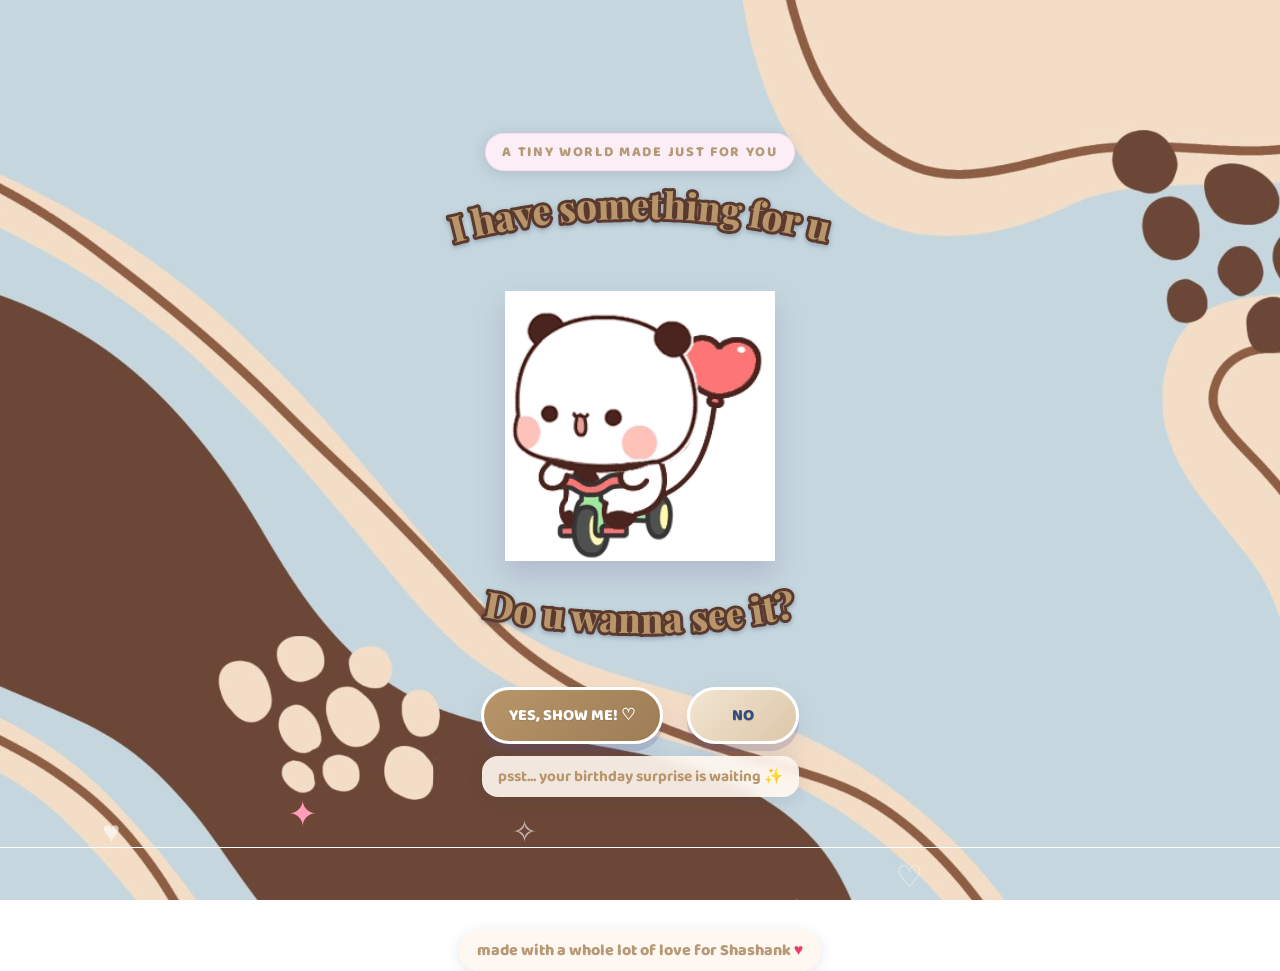
<file: index.html>
<!doctype html><html lang="en"><head><meta charset="UTF-8"><meta name="viewport" content="width=device-width,initial-scale=1"><meta name="theme-color" content="#bceaff"><title>A little surprise for Shashank ♡</title><link rel="stylesheet" href="style.css?v=20261118-tan-note-cute-sunoo-font"><script src="script.js?v=20261117-clean-controls" defer></script></head><body class="first-page">
<div class="confetti-bg" aria-hidden="true"><i>♥</i><i>✦</i><i>♡</i><i>✿</i><i>♥</i><i>✧</i></div><main><section class="page-card landing">
<p class="eyebrow">a tiny world made just for you</p>
<svg class="arc-heading arc-top" viewBox="0 0 760 130" role="img" aria-label="I have something for u"><defs><path id="arc-top-index" d="M 35 112 Q 380 -28 725 112"/></defs><text><textPath href="#arc-top-index" startOffset="50%" text-anchor="middle">I have something for u</textPath></text></svg>
<div class="rotating-bear" aria-label="Bubu and Dudu"><img class="is-visible" src="assets/opening-page-bubu-1.gif" alt="Bubu and Dudu"><img src="assets/opening-page-bubu-2.gif" alt="" aria-hidden="true"></div>
<svg class="arc-heading arc-bottom" viewBox="0 0 760 130" role="img" aria-label="Do u wanna see it?"><defs><path id="arc-bottom-index" d="M 35 12 Q 380 145 725 12"/></defs><text><textPath href="#arc-bottom-index" startOffset="50%" text-anchor="middle">Do u wanna see it?</textPath></text></svg>
<div class="button-row"><a class="bubble-button hot" href="excited.html">YES, SHOW ME! ♡</a><a class="bubble-button cool" href="no.html">NO</a></div>
<p class="micro">psst... your birthday surprise is waiting ✨</p>
</section><footer>made with a whole lot of love for Shashank <span>♥</span></footer></main></body></html>
</file>
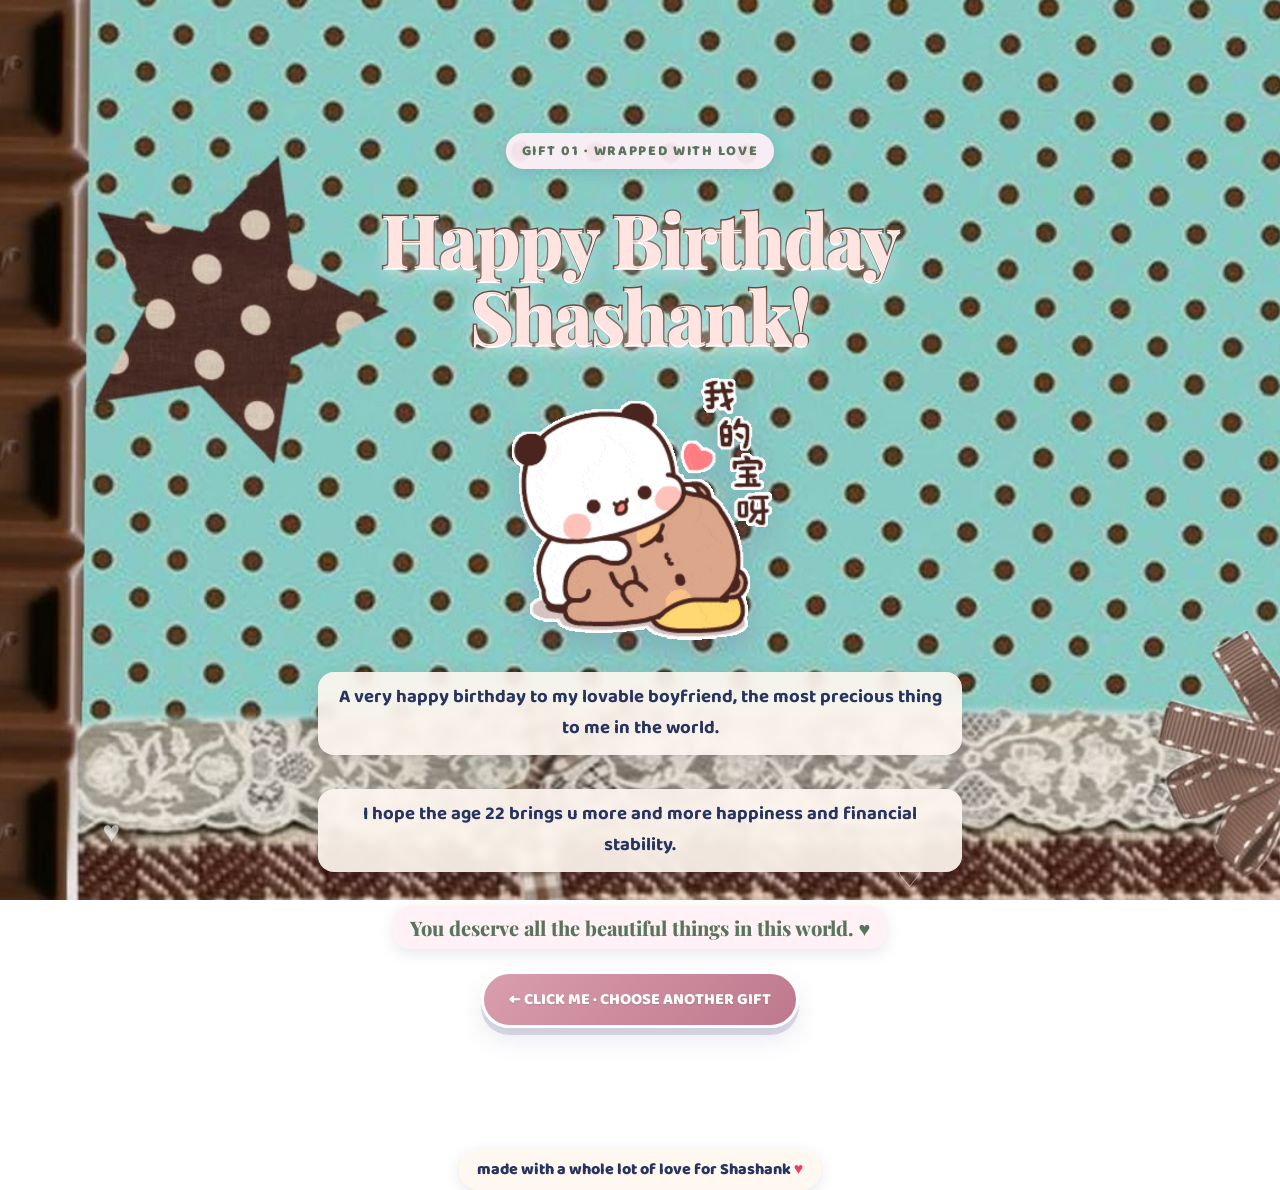
<file: birthday.html>
<!doctype html><html lang="en"><head><meta charset="UTF-8"><meta name="viewport" content="width=device-width,initial-scale=1"><meta name="theme-color" content="#bceaff"><title>Happy Birthday Shashank!</title><link rel="stylesheet" href="style.css?v=20261118-coordinated-buttons-birthday"><script src="script.js?v=20261117-clean-controls" defer></script></head><body class="first-gift-bg">
<div class="confetti-bg" aria-hidden="true"><i>♥</i><i>✦</i><i>♡</i><i>✿</i><i>♥</i><i>✧</i></div><main><section class="page-card gift-page pink-card"><p class="eyebrow">gift 01 · wrapped with love</p><h1 class="birthday-title">Happy Birthday<br>Shashank!</h1><div class="rotating-bear" aria-label="Bubu and Dudu birthday celebration"><img class="is-visible" src="assets/birthday-page-bubu-dudu-1.gif" alt="Bubu and Dudu birthday celebration"><img src="assets/birthday-page-bubu-dudu-2.gif" alt="" aria-hidden="true"></div><p class="message">A very happy birthday to my lovable boyfriend, the most precious thing to me in the world.</p><p class="message">I hope the age 22 brings u more and more happiness and financial stability.</p><p class="signature">You deserve all the beautiful things in this world. ♥</p><a class="bubble-button hot" href="gifts.html">← CLICK ME · CHOOSE ANOTHER GIFT</a></section><footer>made with a whole lot of love for Shashank <span>♥</span></footer></main></body></html>
</file>
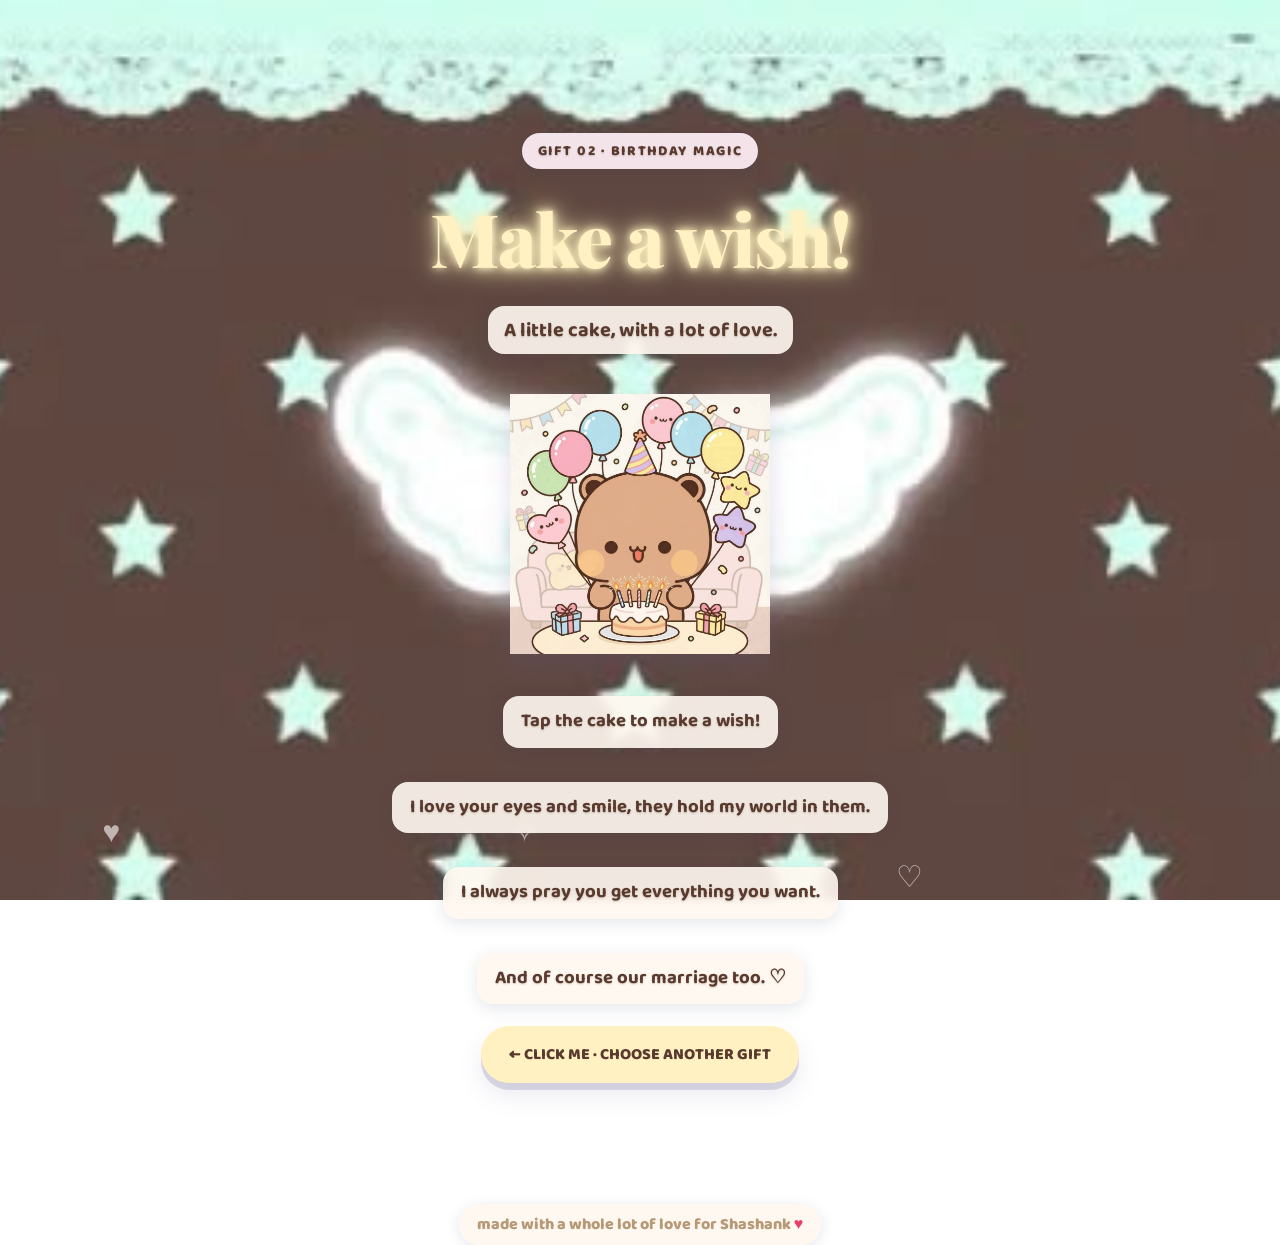
<file: cake.html>
<!doctype html><html lang="en"><head><meta charset="UTF-8"><meta name="viewport" content="width=device-width,initial-scale=1"><meta name="theme-color" content="#bceaff"><title>Make a wish, birthday boy!</title><link rel="stylesheet" href="style.css?v=20261118-make-a-wish-mobile-background-visible"><script src="script.js" defer></script><style>.cake-gif-stage{width:min(290px,76vw);height:260px;margin:18px auto 20px;display:flex;align-items:center;justify-content:center;cursor:pointer}.cake-gif-stage img{display:block;width:100%;height:100%;object-fit:contain;filter:drop-shadow(0 12px 12px #62548b30);animation:heroBearFloat 3s ease-in-out infinite}@media(max-width:520px){.cake-gif-stage{height:225px}}</style></head><body class="second-gift-bg">
<div class="confetti-bg" aria-hidden="true"><i>♥</i><i>✦</i><i>♡</i><i>✿</i><i>♥</i><i>✧</i></div><main><section class="page-card gift-page cake-card"><p class="eyebrow">gift 02 · birthday magic</p><h1>Make a wish!</h1><p class="subtitle">A little cake, with a lot of love.</p><div class="big-cake cake-gif-stage rotating-bear" id="bigCake" role="button" tabindex="0" aria-label="Tap the birthday cake to make a wish"><img class="is-visible" src="assets/cake-page-birthday-bubu-1.jpg" alt="Bubu and Dudu birthday cake"><img src="assets/cake-page-birthday-bubu-2.jpg" alt="" aria-hidden="true"></div><p id="cakeMessage" class="message">Tap the cake to make a wish!</p><p class="message">I love your eyes and smile, they hold my world in them.</p><p class="message">I always pray you get everything you want.</p><p class="message">And of course our marriage too. ♡</p><a class="bubble-button hot" href="gifts.html">← CLICK ME · CHOOSE ANOTHER GIFT</a></section><footer>made with a whole lot of love for Shashank <span>♥</span></footer></main></body></html>
</file>
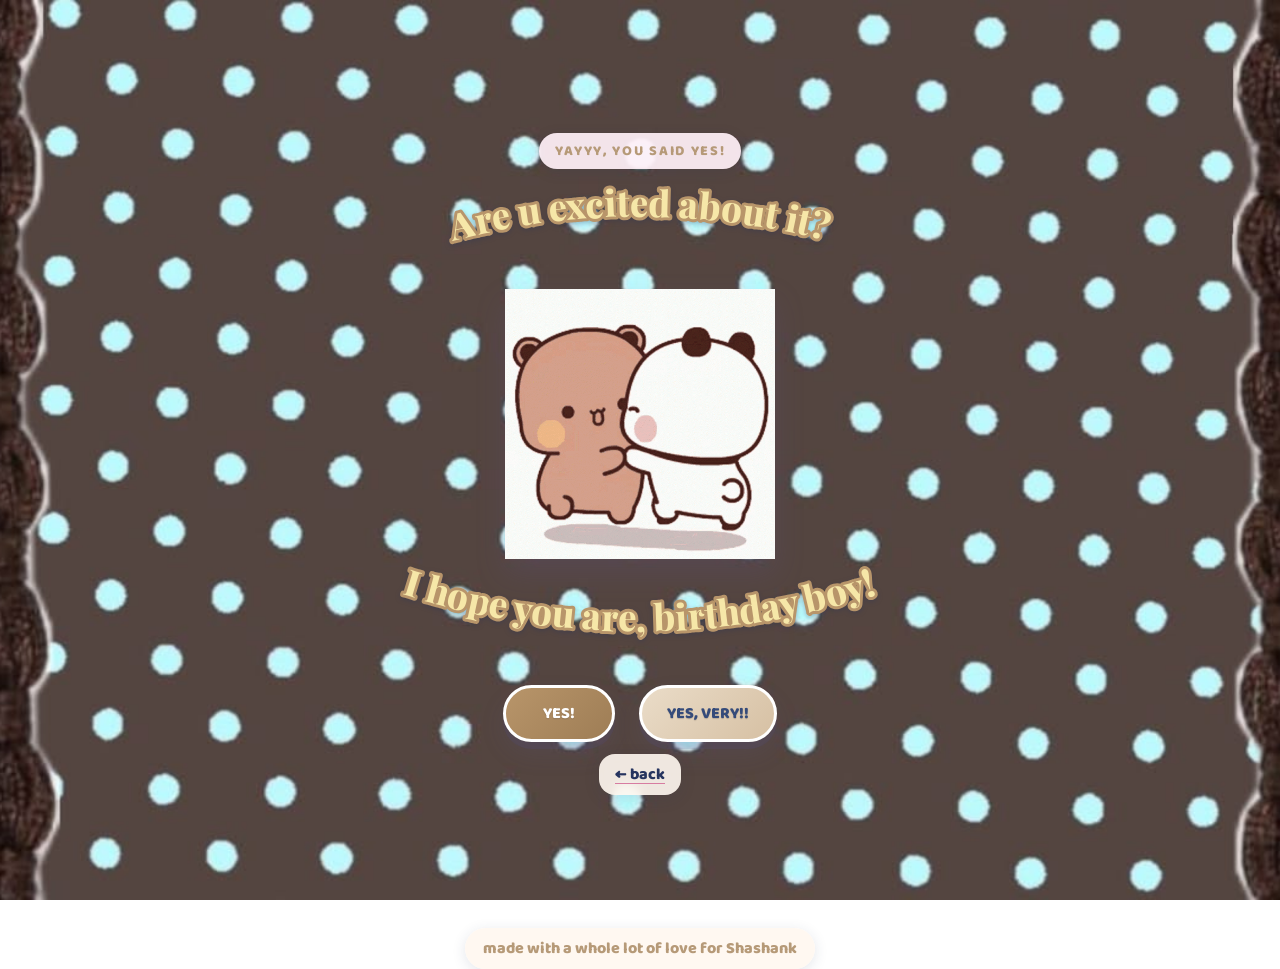
<file: excited.html>
<!doctype html><html lang="en"><head><meta charset="UTF-8"><meta name="viewport" content="width=device-width,initial-scale=1"><meta name="theme-color" content="#bceaff"><title>Are you excited? </title><link rel="stylesheet" href="style.css?v=20261118-coordinated-buttons-yes"><script src="script.js?v=20261117-clean-controls" defer></script></head><body class="yes-page-bg">
<div class="confetti-bg" aria-hidden="true"><i></i><i></i><i></i><i></i><i></i><i></i></div><main><section class="page-card excited-page">
<p class="eyebrow">yayyy, you said yes!</p>
<svg class="arc-heading arc-top" viewBox="0 0 760 130" role="img" aria-label="Are u excited about it?"><defs><path id="arc-top-excited" d="M 35 112 Q 380 -28 725 112"/></defs><text><textPath href="#arc-top-excited" startOffset="50%" text-anchor="middle">Are u excited about it?</textPath></text></svg>
<div class="rotating-bear" aria-label="Bubu and Dudu celebrating"><img class="is-visible" src="assets/excited-page-bubu-dudu-1.gif" alt="Bubu and Dudu celebrating"><img src="assets/excited-page-bubu-dudu-2.gif" alt="" aria-hidden="true"></div>
<svg class="arc-heading arc-bottom" viewBox="0 0 760 130" role="img" aria-label="I hope you are, birthday boy!"><defs><path id="arc-bottom-excited" d="M 35 12 Q 380 145 725 12"/></defs><text><textPath href="#arc-bottom-excited" startOffset="50%" text-anchor="middle">I hope you are, birthday boy!</textPath></text></svg>
<div class="button-row"><a class="bubble-button hot" href="gifts.html">YES!</a><a class="bubble-button cool" href="gifts.html">YES, VERY!!</a></div>
<a class="back-link" href="index.html">← back</a>
</section><footer>made with a whole lot of love for Shashank <span></span></footer></main></body></html>
</file>
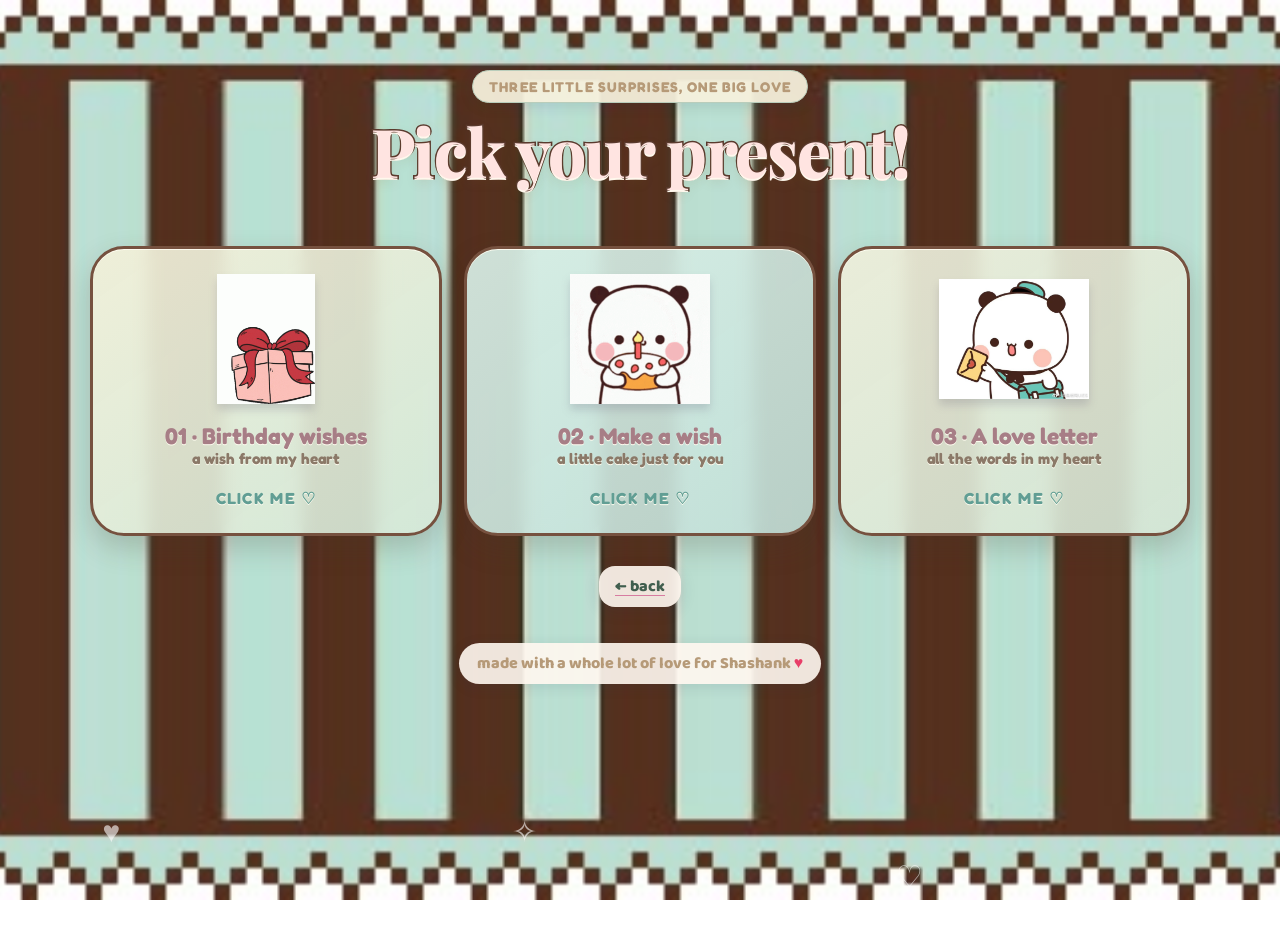
<file: gifts.html>
<!doctype html><html lang="en"><head><meta charset="UTF-8"><meta name="viewport" content="width=device-width,initial-scale=1"><meta name="theme-color" content="#bceaff"><title>Choose your birthday gift ♡</title><link rel="stylesheet" href="style.css?v=20261118-pick-present-subtitle-removed"><script src="script.js?v=20261117-clean-controls" defer></script><style>.present-gift-image{display:block;width:clamp(105px,14vw,150px);height:clamp(95px,12vw,130px);object-fit:contain;margin:0 auto 8px;filter:drop-shadow(0 6px 4px #554c6a33);animation:bob 2s infinite}@media(max-width:760px){.present-gift-image{width:125px;height:105px}}</style></head><body class="pick-gift-bg">
<div class="confetti-bg" aria-hidden="true"><i>♥</i><i>✦</i><i>♡</i><i>✿</i><i>♥</i><i>✧</i></div><main><section class="wide-page"><header class="page-heading"><p class="eyebrow">three little surprises, one big love</p><h1>Pick your present!</h1></header><div class="present-grid"><a class="present-card gift-one" href="birthday.html"><img class="present-gift-image" src="assets/gift-page-bubu.gif" alt="Bubu gift illustration"><b>01 · Birthday wishes</b><small>a wish from my heart</small><strong>CLICK ME ♡</strong></a><a class="present-card gift-two" href="cake.html"><img class="present-gift-image" src="assets/cake-page-birthday-bubu.gif" alt="Bubu birthday cake illustration"><b>02 · Make a wish</b><small>a little cake just for you</small><strong>CLICK ME ♡</strong></a><a class="present-card gift-three" href="letter.html"><img class="present-gift-image" src="assets/letter-gift-click-bubu.jpg" alt="Bubu love letter illustration"><b>03 · A love letter</b><small>all the words in my heart</small><strong>CLICK ME ♡</strong></a></div><div class="bottom-mascot"></div><a class="back-link" href="excited.html">← back</a></section><footer>made with a whole lot of love for Shashank <span>♥</span></footer></main></body></html>
</file>
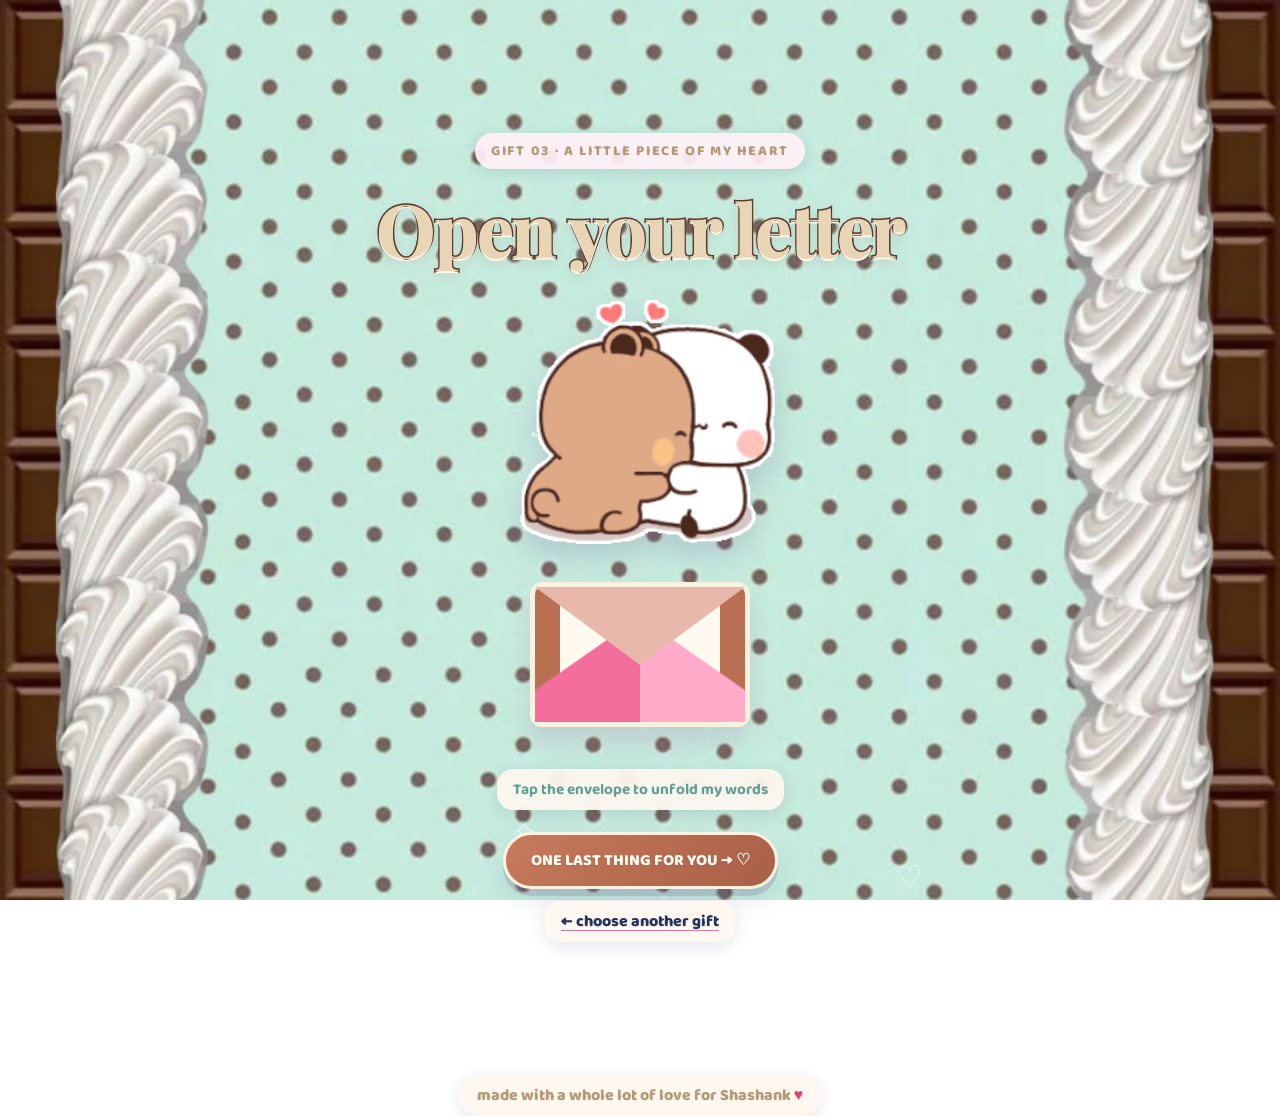
<file: letter.html>
<!doctype html><html lang="en"><head><meta charset="UTF-8"><meta name="viewport" content="width=device-width,initial-scale=1"><meta name="theme-color" content="#bceaff"><title>A letter from my heart ♡</title><link rel="stylesheet" href="style.css?v=20261118-coordinated-buttons-letter"><script src="script.js?v=20261117-clean-controls" defer></script></head><body class="third-gift-bg">
<div class="confetti-bg" aria-hidden="true"><i>♥</i><i>✦</i><i>♡</i><i>✿</i><i>♥</i><i>✧</i></div><main><section class="page-card letter-card"><p class="eyebrow">gift 03 · a little piece of my heart</p><h1>Open your letter</h1><div class="rotating-bear" aria-label="Bubu and Dudu"><img class="is-visible" src="assets/letter-page-bubu-dudu.gif" alt="Bubu and Dudu"><img src="assets/letter-page-bubu-dudu-1.gif" alt="" aria-hidden="true"></div><div class="big-envelope" id="bigEnvelope" role="button" tabindex="0" aria-label="Tap to open your letter"><div class="letter-sheet">♥</div><div class="env-flap"></div><div class="env-front"></div></div><p class="micro" id="letterHint">Tap the envelope to unfold my words</p><article class="letter-text" id="letterText"><h2>Dear Shashank,</h2><p>I'm very grateful to have you in my life. You're always there for me to sail me through all difficulties in my life.</p><p>To have such a mature and loyal boyfriend is rare, and I have this rare privilege, which feels great.</p><p>Things I love about you is you are VERYYYY sweet and respectful. You are never dismissive of me. Always ready to make me feel seen and cared about. And always initiate to not make me feel alone.</p><p>I love you from head to toe.</p><p>I feel a very deep twin flame and soulmate connection with you.</p><p>One thing I never told you is that, suppose I imagine something in my mind that I expect you to do for me, and I don't know how but magically you get to know about it and from the next day you start doing that for me.</p><p>I feel I have high telepathy with you, which means high understanding of each other and what we both want from each other.</p><p>You are the perfect man for me.</p><p class="signature">Forever your girl, with all my love. ♥</p></article><div class="button-row"><a class="bubble-button hot" href="sunoo.html">ONE LAST THING FOR YOU → ♡</a></div><a class="back-link" href="gifts.html">← choose another gift</a></section><footer>made with a whole lot of love for Shashank <span>♥</span></footer></main></body></html>
</file>
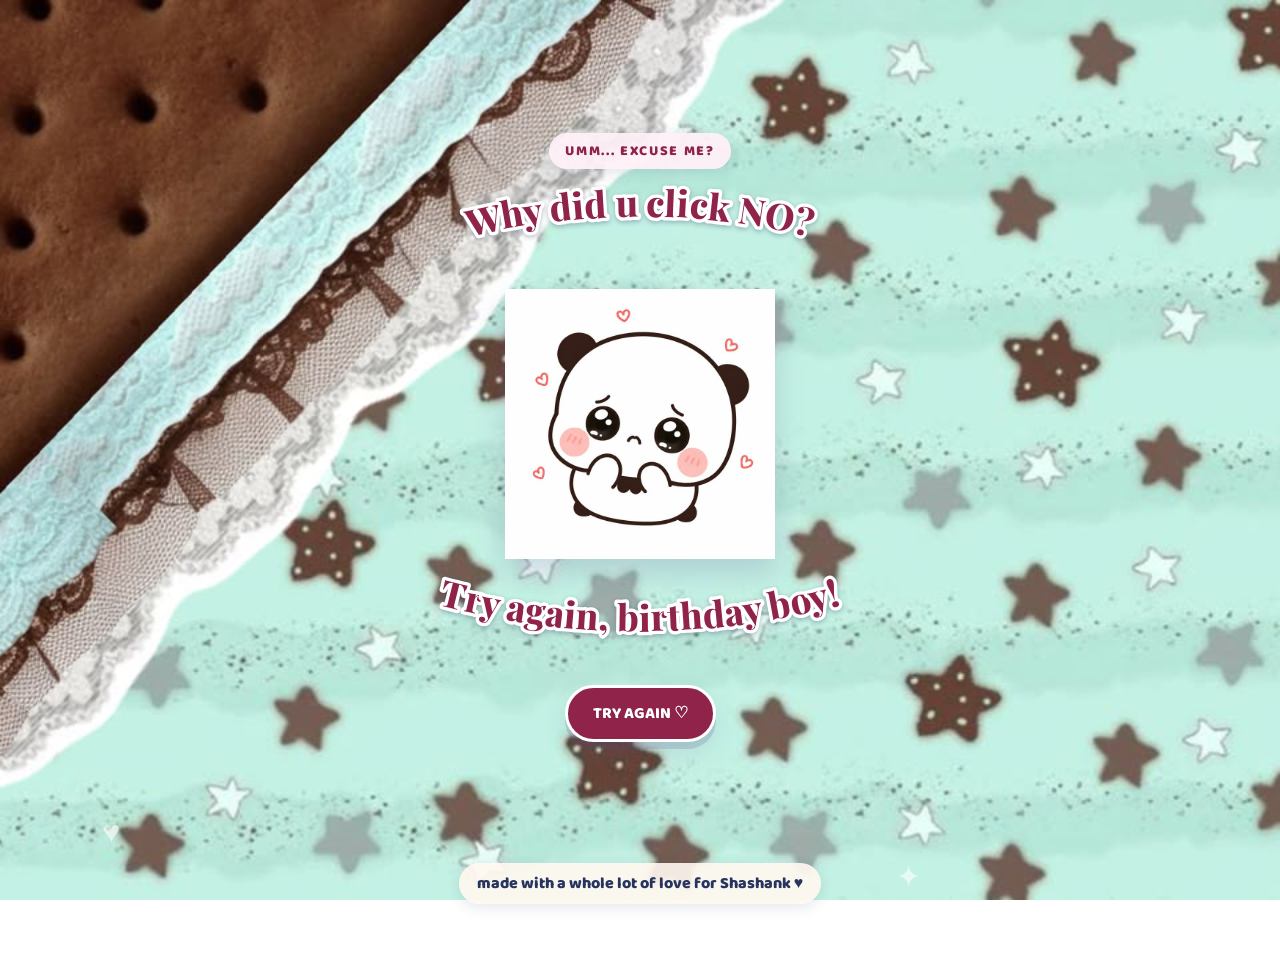
<file: no.html>
<!doctype html><html lang="en"><head><meta charset="UTF-8"><meta name="viewport" content="width=device-width,initial-scale=1"><title>Excuse me?! ♡</title><link rel="stylesheet" href="style.css?v=20261118-no-page-burgundy"><script src="script.js?v=20261117-clean-controls" defer></script></head><body class="no-page-bg">
<div class="confetti-bg"><i>♥</i><i>♡</i><i>✦</i></div><main><section class="page-card no-page">
<p class="eyebrow">umm... excuse me?</p>
<svg class="arc-heading arc-top" viewBox="0 0 760 130" role="img" aria-label="Why did u click NO?"><defs><path id="arc-top-no" d="M 35 112 Q 380 -28 725 112"/></defs><text><textPath href="#arc-top-no" startOffset="50%" text-anchor="middle">Why did u click NO?</textPath></text></svg>
<div class="rotating-bear" aria-label="Bubu with pleading eyes"><img class="is-visible" src="assets/no-page-pleading-bubu.jpg" alt="Bubu with pleading eyes"><img src="assets/no-page-bubu-2.gif" alt="" aria-hidden="true"></div>
<svg class="arc-heading arc-bottom" viewBox="0 0 760 130" role="img" aria-label="Try again, birthday boy!"><defs><path id="arc-bottom-no" d="M 35 12 Q 380 145 725 12"/></defs><text><textPath href="#arc-bottom-no" startOffset="50%" text-anchor="middle">Try again, birthday boy!</textPath></text></svg>
<div class="button-row"><a class="bubble-button hot" href="index.html">TRY AGAIN ♡</a></div>
</section><footer>made with a whole lot of love for Shashank ♥</footer></main></body></html>
</file>
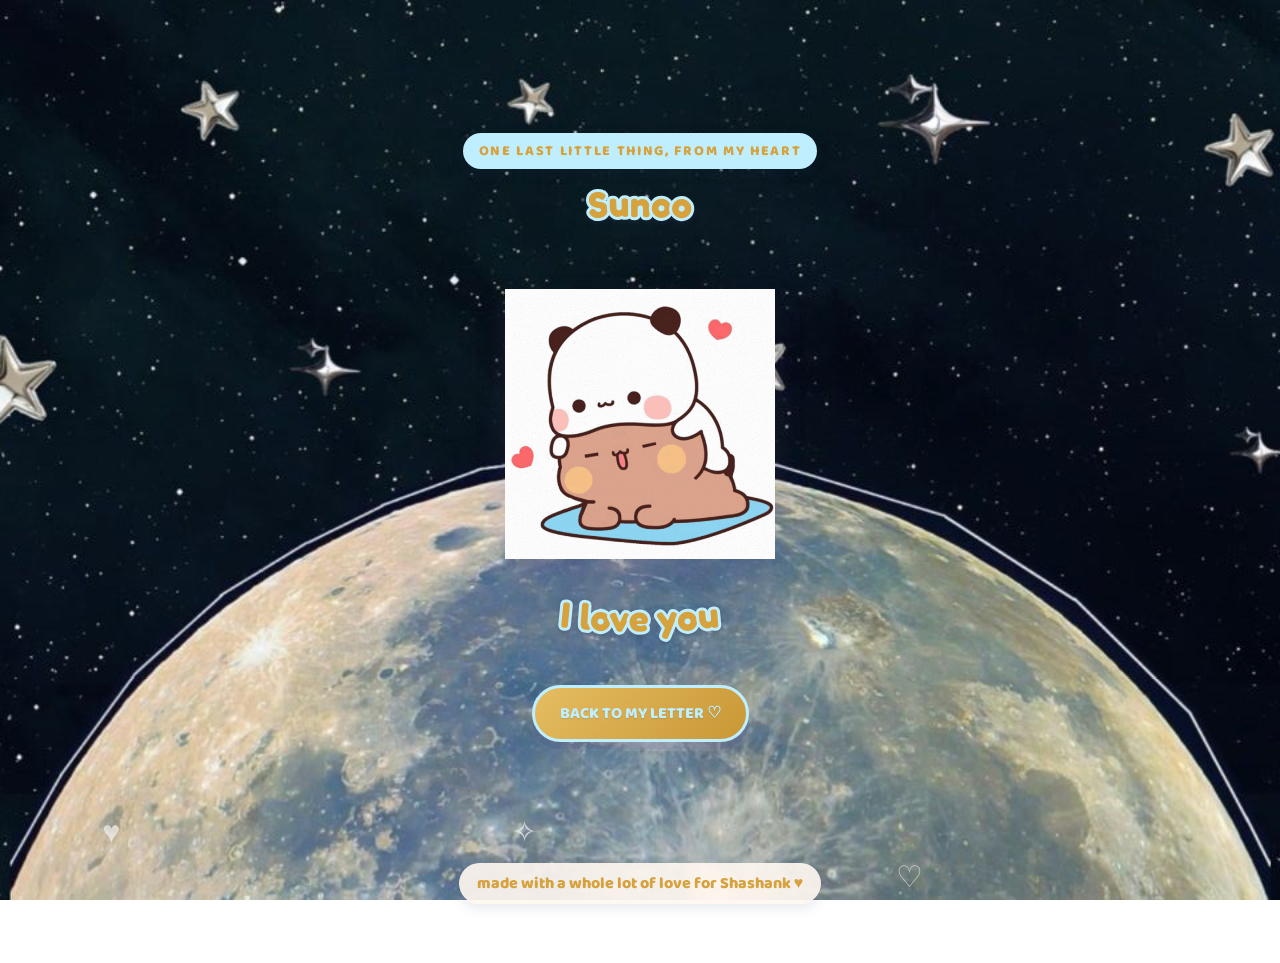
<file: sunoo.html>
<!doctype html>
<html lang="en">
<head><meta charset="UTF-8"><meta name="viewport" content="width=device-width,initial-scale=1"><meta name="theme-color" content="#bceaff"><title>One last little thing ♡</title><link rel="stylesheet" href="style.css?v=20261118-tan-note-cute-sunoo-font"><script src="script.js?v=20261117-clean-controls" defer></script></head>
<body class="sunoo-page-bg">
<div class="confetti-bg" aria-hidden="true"><i>♥</i><i>✦</i><i>♡</i><i>✿</i><i>♥</i><i>✧</i></div>
<main><section class="page-card landing sunoo-page">
<p class="eyebrow">one last little thing, from my heart</p>
<svg class="arc-heading arc-top" viewBox="0 0 760 130" role="img" aria-label="Sunoo"><defs><path id="arc-top-sunoo" d="M 35 112 Q 380 -28 725 112"/></defs><text><textPath href="#arc-top-sunoo" startOffset="50%" text-anchor="middle">Sunoo</textPath></text></svg>
<div class="rotating-bear" aria-label="Bubu and Dudu"><img class="is-visible" src="assets/sunoo-page-bubu-dudu-1.gif" alt="Bubu and Dudu"><img src="assets/sunoo-page-bubu-dudu-2.gif" alt="" aria-hidden="true"></div>
<svg class="arc-heading arc-bottom" viewBox="0 0 760 130" role="img" aria-label="I love you"><defs><path id="arc-bottom-sunoo" d="M 35 12 Q 380 145 725 12"/></defs><text><textPath href="#arc-bottom-sunoo" startOffset="50%" text-anchor="middle">I love you</textPath></text></svg>
<div class="button-row"><a class="bubble-button hot" href="letter.html">BACK TO MY LETTER ♡</a></div>
</section><footer>made with a whole lot of love for Shashank <span>♥</span></footer></main>
</body></html>
</file>
<file: style.css>
@import url('https://fonts.googleapis.com/css2?family=Baloo+2:wght@500;600;700;800&family=Fredoka:wght@500;600;700&family=Playfair+Display:wght@600;700;800&display=swap');
:root{--ink:#3e426d;--blue:#72c9f3;--sky:#c8efff;--pink:#ffb8d0;--rose:#ff709d;--red:#e83e68;--purple:#b9a2ff;--yellow:#ffe28b;--mint:#a8eadc}
*{box-sizing:border-box}html{min-height:100%;scroll-behavior:smooth}body{margin:0;min-height:100vh;font-family:'Baloo 2',sans-serif;color:var(--ink);background:radial-gradient(circle at 12% 18%,#fff9 0 5%,transparent 18%),radial-gradient(circle at 88% 78%,#ffc4dc99 0 4%,transparent 20%),linear-gradient(135deg,#8cdbff 0%,#c8c2ff 42%,#ffd0df 75%,#fff0b9 100%);background-attachment:fixed;overflow-x:hidden}
.confetti-bg{position:fixed;inset:0;pointer-events:none;overflow:hidden;z-index:-1}.confetti-bg i{position:absolute;font-style:normal;color:#fff9;font-size:30px;animation:drift 12s linear infinite}.confetti-bg i:nth-child(1){left:8%;top:90%}.confetti-bg i:nth-child(2){left:25%;top:110%;animation-delay:-4s;color:#ff5e8d}.confetti-bg i:nth-child(3){left:70%;top:95%;animation-delay:-8s}.confetti-bg i:nth-child(4){left:90%;top:100%;animation-delay:-2s;color:#fff}.confetti-bg i:nth-child(5){left:52%;top:110%;animation-delay:-6s}.confetti-bg i:nth-child(6){left:40%;top:90%;animation-delay:-10s}@keyframes drift{to{transform:translateY(-120vh) rotate(300deg);opacity:0}}
.page-card{width:min(760px,calc(100% - 30px));min-height:75vh;margin:7vh auto;padding:clamp(25px,5vw,55px);display:flex;flex-direction:column;align-items:center;justify-content:center;text-align:center;border:3px solid #fff9;border-radius:42px;background:linear-gradient(145deg,#ffffffd9,#fff4f8d9);box-shadow:0 22px 70px #5b65a333, inset 0 0 0 7px #ffffff70;position:relative;overflow:hidden}.page-card:before{content:"";position:absolute;width:220px;height:220px;border-radius:50%;background:#ffb8d055;top:-130px;right:-80px}.page-card:after{content:"✦";position:absolute;color:#ff9dba;font-size:35px;bottom:20px;left:25px}.mascot{width:min(340px,80vw);height:auto;filter:drop-shadow(0 13px 14px #5d63952c);animation:mascotFloat 3s ease-in-out infinite}@keyframes mascotFloat{50%{transform:translateY(-9px) rotate(1deg)}}
.eyebrow{font-size:.82rem;letter-spacing:.16em;text-transform:uppercase;font-weight:800;color:#8d62b8;margin:10px 0}h1{font:800 clamp(2.7rem,7vw,4.6rem)/1.05 'Baloo 2',sans-serif;color:#4c4b83;margin:8px 0;text-shadow:3px 4px 0 #fff}h1 span{color:var(--red)}.subtitle{font-size:1.25rem;color:#65638c;margin:12px 0 24px}.button-row{display:flex;gap:15px;flex-wrap:wrap;justify-content:center;margin:10px}.bubble-button{display:inline-flex;align-items:center;justify-content:center;text-decoration:none;border:3px solid #fff;border-radius:50px;padding:13px 25px;font-weight:800;font-size:1rem;cursor:pointer;box-shadow:0 7px 0 #514c8730,0 12px 25px #625e9b20;transition:transform .2s,filter .2s}.bubble-button:hover{transform:translateY(-5px) rotate(-1deg);filter:saturate(1.2)}.hot{background:linear-gradient(135deg,#ff668f,#f34476);color:white}.cool{background:linear-gradient(135deg,#78d8ff,#8db7ff);color:#354b7a}.micro{color:#8d75a8;font-size:.9rem;margin-top:20px}.no-reply{display:none;padding:14px 20px;background:#fff;border:2px dashed #ff83a9;border-radius:20px;color:#e83e68;font-weight:800}.no-reply.show{display:block;animation:bounce .5s}.no-reply small{color:#70658c}.wide-page{width:min(1100px,calc(100% - 28px));margin:4vh auto;text-align:center}.page-heading{padding:22px}.page-heading .mascot{width:min(245px,60vw)}.page-heading h1{font-size:clamp(2.8rem,7vw,4.2rem)}.present-grid{display:grid;grid-template-columns:repeat(3,1fr);gap:22px;margin:30px 0}.present-card{min-height:290px;border:4px solid white;border-radius:34px;padding:25px 16px;display:flex;flex-direction:column;align-items:center;justify-content:center;text-decoration:none;color:#454777;box-shadow:0 15px 35px #55518b30;transition:.25s;position:relative;overflow:hidden}.present-card:hover{transform:translateY(-10px) rotate(-1deg) scale(1.02)}.gift-one{background:linear-gradient(145deg,#ffe7a8,#ffb7c9)}.gift-two{background:linear-gradient(145deg,#b8f1e8,#9ddfff)}.gift-three{background:linear-gradient(145deg,#d8c5ff,#ffc5e1)}.present-emoji{font-size:5rem;filter:drop-shadow(0 6px 4px #554c6a33);animation:bob 2s infinite}.present-card b{font:800 1.4rem 'Baloo 2';margin-top:10px}.present-card small{font-size:.95rem}.present-card strong{color:#e83e68;margin-top:20px;letter-spacing:.12em}.bottom-mascot .mascot{width:190px;margin:10px auto}.gift-page{gap:10px}.gift-page .mascot{width:min(250px,65vw)}.pink-card{background:linear-gradient(145deg,#fff0b9,#ffc5dc 55%,#e8c8ff)}.birthday-title{color:#e84979}.message{font-size:1.12rem;line-height:1.65;max-width:560px}.signature{font:700 1.35rem 'Playfair Display',serif;color:#e84979;margin:18px}.cake-card{background:linear-gradient(145deg,#baf0ff,#c6c0ff 55%,#ffd1e2)}.cake-card .mascot{width:190px;margin-top:10px}.big-cake{position:relative;width:270px;height:230px;margin:25px auto;cursor:pointer}.cake-plate{position:absolute;bottom:20px;left:18px;width:235px;height:20px;border-radius:50%;background:#fff;box-shadow:0 7px 0 #8dc7ed}.cake-body{position:absolute;bottom:39px;left:55px;width:160px;height:100px;border-radius:20px 20px 25px 25px;background:repeating-linear-gradient(180deg,#ff8eb7 0 20px,#fff1f6 20px 34px);box-shadow:inset 0 -10px #ed6394}.cake-icing{position:absolute;z-index:2;bottom:125px;left:47px;width:176px;height:32px;border-radius:50%;background:#fff;border:5px solid #ff9cbd;color:#ef5c8a;font-size:18px}.cake-candle{position:absolute;z-index:3;bottom:151px;left:130px;width:12px;height:40px;border-radius:5px;background:repeating-linear-gradient(135deg,#65cafa 0 7px,#fff 7px 13px)}.cake-flame{position:absolute;z-index:4;bottom:187px;left:129px;width:16px;height:23px;border-radius:80% 20%;transform:rotate(45deg);background:#ffbd45;box-shadow:0 0 24px #ffbd45;animation:flicker .6s infinite alternate}.big-cake.blown .cake-flame{display:none}.spark{position:absolute;color:#fff;font-size:32px;animation:twinkle 1.4s infinite alternate}.s1{left:5px;top:45px}.s2{right:5px;top:20px}@keyframes flicker{to{transform:rotate(55deg) scale(1.15)}}@keyframes twinkle{to{transform:scale(1.4);opacity:.5}}.letter-card{background:linear-gradient(145deg,#f5e8ff,#ffcce3 55%,#fff0b9)}.big-envelope{position:relative;width:220px;height:145px;margin:30px auto;background:#ff8eb7;border:5px solid white;border-radius:12px;cursor:pointer;box-shadow:0 15px 25px #9a669633}.letter-sheet{position:absolute;left:25px;right:25px;bottom:12px;height:110px;background:#fffdf7;border-radius:6px;display:grid;place-items:center;color:#f15c8b;font-size:32px;transition:.7s}.env-front{position:absolute;inset:0;background:linear-gradient(145deg,transparent 49%,#f36e9d 50%) left/50% 100% no-repeat,linear-gradient(215deg,transparent 49%,#ffabc9 50%) right/50% 100% no-repeat}.env-flap{position:absolute;top:0;left:0;border-left:105px solid transparent;border-right:105px solid transparent;border-top:78px solid #ffd0e2;transform-origin:top;transition:.6s;z-index:2}.big-envelope.open .env-flap{transform:rotateX(180deg)}.big-envelope.open .letter-sheet{transform:translateY(-80px)}.letter-text{display:none;max-width:620px;text-align:left;background:#fffdf7;border:2px solid #fff;border-radius:24px;padding:25px;margin:20px 0;box-shadow:0 12px 30px #90649b22}.letter-text.show{display:block;animation:reveal .7s}.letter-text h2{text-align:center;font:800 2rem 'Playfair Display';color:#e84979}.letter-text p{font-size:1.05rem;line-height:1.8}.letter-card .mascot{width:190px;margin:10px auto}.back-link{color:#7465a0;margin-top:22px;text-decoration:none;font-weight:700}footer{text-align:center;padding:24px;color:#615b8c;font-weight:700}footer span{color:#e83e68}@keyframes bob{50%{transform:translateY(-8px) rotate(2deg)}}@keyframes bounce{50%{transform:scale(1.06)}}@keyframes reveal{from{opacity:0;transform:translateY(12px)}to{opacity:1;transform:none}}@media(max-width:760px){.present-grid{grid-template-columns:1fr;max-width:440px;margin:20px auto}.present-card{min-height:230px}.page-card{margin:3vh auto;min-height:85vh;border-radius:28px}.message{font-size:1rem}}@media(prefers-reduced-motion:reduce){*{animation-duration:.01ms!important;scroll-behavior:auto!important}}
.bear-gallery{display:flex;align-items:center;justify-content:center;gap:clamp(2px,2vw,18px);flex-wrap:wrap;width:100%;margin:0 auto 16px;position:relative;z-index:1}
.bear-gallery img{width:clamp(105px,21vw,178px);height:clamp(90px,18vw,145px);object-fit:contain;filter:drop-shadow(0 9px 8px #6c5d9b2b);animation:bearBounce 2.8s ease-in-out infinite}
.bear-gallery img:nth-child(2){animation-delay:-.7s;width:clamp(88px,17vw,145px)}.bear-gallery img:nth-child(3){animation-delay:-1.4s}.bear-gallery img:nth-child(4){animation-delay:-2s;width:clamp(88px,17vw,145px)}
@keyframes bearBounce{0%,100%{transform:translateY(0) rotate(-2deg)}50%{transform:translateY(-12px) rotate(2deg)}}
.page-card{isolation:isolate}.page-card:before{z-index:-1}.page-card:after{animation:twinkle 1.5s infinite alternate}.no-page h1{color:#e83e68}
@media(max-width:520px){.bear-gallery{gap:0}.bear-gallery img{width:43%!important;height:110px}.bear-gallery img:nth-child(3),.bear-gallery img:nth-child(4){margin-top:-12px}}


/* One floating Bubu-Dudu illustration per page */
.corner-mascot{position:fixed;z-index:5;width:clamp(104px,15vw,172px);height:clamp(104px,15vw,172px);object-fit:contain;filter:drop-shadow(0 10px 12px #5b4b8b35);pointer-events:none;animation:cornerFloat 3.2s ease-in-out infinite}
.corner-mascot.mascot-br{right:clamp(8px,2vw,26px);bottom:clamp(8px,2vw,24px)}
.corner-mascot.mascot-tr{right:clamp(8px,2vw,26px);top:clamp(8px,2vw,24px);animation-delay:-.8s}
.corner-mascot.mascot-tl{left:clamp(8px,2vw,26px);top:clamp(8px,2vw,24px);animation-delay:-1.5s}
.corner-mascot.mascot-bl{left:clamp(8px,2vw,26px);bottom:clamp(8px,2vw,24px);animation-delay:-2.2s}
@keyframes cornerFloat{0%,100%{transform:translateY(0) rotate(-3deg)}50%{transform:translateY(-11px) rotate(3deg)}}
@media(max-width:520px){.corner-mascot{width:clamp(82px,24vw,112px);height:clamp(82px,24vw,112px);opacity:.96}}
@media(prefers-reduced-motion:reduce){.corner-mascot{animation:none}}

/* Centered character with a small caption on the first three pages */
.hero-mascot{display:flex;flex-direction:column;align-items:center;justify-content:center;width:100%;margin:0 auto 12px;position:relative;z-index:2}
.hero-mascot-image{display:block;width:clamp(150px,30vw,235px);height:clamp(130px,26vw,205px);object-fit:contain;filter:drop-shadow(0 12px 12px #62548b30);animation:heroBearFloat 3s ease-in-out infinite}
.hero-mascot-caption{margin:0;color:#926b9f;font-size:.88rem;font-weight:700;letter-spacing:.025em}
@keyframes heroBearFloat{0%,100%{transform:translateY(0) rotate(-2deg)}50%{transform:translateY(-10px) rotate(2deg)}}
@media(max-width:520px){.hero-mascot-image{width:clamp(135px,43vw,185px);height:clamp(120px,38vw,165px)}}

/* Centered storybook layout with arched text */
.hero-mascot{display:none}
.arc-heading{display:block;width:min(100%,650px);height:auto;overflow:visible;margin:0 auto}
.arc-heading text{font-family:'Baloo 2',sans-serif;font-size:43px;font-weight:800;letter-spacing:1px;fill:#4c4b83;paint-order:stroke;stroke:#fff;stroke-width:5px;stroke-linejoin:round}
.arc-top{margin-bottom:-2px}
.arc-bottom{margin-top:-2px}
.center-stage-bear{display:block;width:clamp(190px,38vw,285px);height:clamp(170px,34vw,245px);object-fit:contain;margin:0 auto;filter:drop-shadow(0 14px 14px #62548b35);animation:heroBearFloat 3s ease-in-out infinite}
.page-card .button-row{display:flex;flex-wrap:nowrap;gap:clamp(10px,3vw,24px);justify-content:center;align-items:center;width:100%;margin:10px auto 0}
.page-card .button-row .bubble-button{white-space:nowrap;min-width:112px}
.no-page .arc-heading text{fill:#e83e68}
@media(max-width:520px){
 .page-card{padding:22px 15px}
 .arc-heading text{font-size:39px;stroke-width:4px}
 .center-stage-bear{width:clamp(175px,55vw,225px);height:clamp(155px,48vw,200px)}
 .page-card .button-row{gap:9px}
 .page-card .button-row .bubble-button{padding:11px 17px;font-size:.92rem;min-width:100px}
}


/* Two-image Bubu-Dudu galleries: gently crossfade forever */
.rotating-bear{position:relative;display:block;width:clamp(190px,38vw,285px);height:clamp(170px,34vw,245px);margin:0 auto 8px;flex:0 0 auto;}
.rotating-bear img{position:absolute;inset:0;width:100%;height:100%;object-fit:contain;opacity:0;transition:opacity 1s ease-in-out;filter:drop-shadow(0 14px 14px #62548b35);}
.rotating-bear img.is-visible{opacity:1;}
@media(max-width:520px){.rotating-bear{width:clamp(175px,55vw,225px);height:clamp(155px,48vw,200px);}}
@media(prefers-reduced-motion:reduce){.rotating-bear img{transition:none}}

/* Automatic gallery crossfade: images change every 2 seconds */
.rotating-bear{height:clamp(190px,38vw,270px);}
.rotating-bear img{transition:opacity .65s ease-in-out;}
@media(max-width:520px){.rotating-bear{height:clamp(175px,53vw,225px)}}
@media(prefers-reduced-motion:reduce){.rotating-bear img{transition:none}}

/* CSS-only slideshow: each illustration stays visible for 2 seconds. */
.rotating-bear img{animation:bearFrameSwap 4s steps(1,end) infinite!important;transition:none!important;}
.rotating-bear img:nth-child(1){animation-delay:0s!important;}
.rotating-bear img:nth-child(2){animation-delay:-2s!important;}
@keyframes bearFrameSwap{0%,49.99%{opacity:1}50%,99.99%{opacity:0}}
/* There is no manual Next control in this slideshow. */
.next-frame-button,#nextFrameButton,[data-next-frame],.next-image-button,#nextImageButton{display:none!important;}

/* First-page uploaded portrait background: upright on mobile, landscape on desktop */
body.first-page{position:relative;isolation:isolate;background:none}
body.first-page::before{content:"";position:fixed;inset:0;z-index:-2;background-image:url("assets/background-first-page.jpg");background-position:center;background-size:cover;background-repeat:no-repeat}
body.first-page .confetti-bg{z-index:-1}
body.first-page .page-card.landing{background:transparent;border-color:transparent;box-shadow:none;backdrop-filter:none}
@media(min-width:761px){
 body.first-page::before{inset:auto;width:100vh;height:100vw;top:50%;left:50%;transform:translate(-50%,-50%) rotate(90deg)}
}


/* Uploaded page backgrounds: portrait on mobile, rotated landscape on desktop. */
body.no-page-bg,body.sunoo-page-bg,body.first-gift-bg,body.second-gift-bg,body.third-gift-bg,body.pick-gift-bg,body.yes-page-bg{position:relative;isolation:isolate;background:none}
body.no-page-bg::before,body.sunoo-page-bg::before,body.first-gift-bg::before,body.second-gift-bg::before,body.third-gift-bg::before,body.pick-gift-bg::before,body.yes-page-bg::before{content:"";position:fixed;inset:0;z-index:-2;background-position:center;background-size:cover;background-repeat:no-repeat}
body.no-page-bg::before{background-image:url("assets/no-page-background.jpg")}
body.sunoo-page-bg::before{background-image:url("assets/sunoo-page%20background.jpg")}
body.first-gift-bg::before{background-image:url("assets/first-gift-background.jpg")}
body.second-gift-bg::before{background-image:url("assets/second-gift-background.jpg")}
body.third-gift-bg::before{background-image:url("assets/third-gift-background.jpg")}
body.pick-gift-bg::before{background-image:url("assets/pick-gift-background.jpg")}
body.yes-page-bg::before{background-image:url("assets/yes-page-background.jpg")}
body.no-page-bg .page-card,body.sunoo-page-bg .page-card,body.first-gift-bg .page-card,body.second-gift-bg .page-card,body.third-gift-bg .page-card,body.yes-page-bg .page-card{background:transparent!important;border-color:transparent!important;box-shadow:none!important;backdrop-filter:none!important}
body.no-page-bg .page-card:before,body.no-page-bg .page-card:after,body.sunoo-page-bg .page-card:before,body.sunoo-page-bg .page-card:after,body.first-gift-bg .page-card:before,body.first-gift-bg .page-card:after,body.second-gift-bg .page-card:before,body.second-gift-bg .page-card:after,body.third-gift-bg .page-card:before,body.third-gift-bg .page-card:after,body.yes-page-bg .page-card:before,body.yes-page-bg .page-card:after{display:none!important}
body.pick-gift-bg .wide-page{background:transparent!important;box-shadow:none!important;border:0!important}
body.no-page-bg .confetti-bg,body.sunoo-page-bg .confetti-bg,body.first-gift-bg .confetti-bg,body.second-gift-bg .confetti-bg,body.third-gift-bg .confetti-bg,body.pick-gift-bg .confetti-bg,body.yes-page-bg .confetti-bg{z-index:-1}
@media(min-width:761px){
 body.no-page-bg::before,body.sunoo-page-bg::before,body.first-gift-bg::before,body.third-gift-bg::before,body.yes-page-bg::before{inset:auto;width:100vh;height:100vw;top:50%;left:50%;transform:translate(-50%,-50%) rotate(90deg)}
}
/* Pick-your-present and make-a-wish cake artwork are landscape on desktop and rotated portrait on mobile. */
@media(max-width:760px){
 body.second-gift-bg::before{inset:auto;width:100vh;height:100vw;top:50%;left:50%;transform:translate(-50%,-50%) rotate(90deg)}
}
/* Pick-your-present artwork is landscape on desktop and rotated portrait on mobile. */
@media(max-width:760px){
 body.pick-gift-bg::before{inset:auto;width:100vh;height:100vw;top:50%;left:50%;transform:translate(-50%,-50%) rotate(90deg)}
}


/* Readable, elegant typography and contrast across every page */
body{font-family:'Baloo 2',sans-serif;color:#26345f}
h1,.letter-text h2{font-family:'Playfair Display',serif;font-weight:800;letter-spacing:-.025em;color:#26345f;text-shadow:0 2px 0 #fff,0 5px 18px #fff9}
.arc-heading text{font-family:'Playfair Display',serif;font-weight:800;letter-spacing:.2px;fill:#26345f;paint-order:stroke;stroke:#fff8;stroke-width:8px;stroke-linejoin:round;filter:drop-shadow(0 2px 3px #27345b55)}
.no-page .arc-heading text{fill:#8f2349;stroke:#fff;stroke-width:8px}
.eyebrow{display:table;margin:12px auto;padding:7px 16px;border-radius:999px;background:#fff0f8ed;color:#59366f;font-size:.88rem;font-weight:800;letter-spacing:.12em;text-shadow:none;box-shadow:0 3px 14px #27345b22}
.subtitle,.message,.micro,.signature,.back-link,.hero-mascot-caption{display:table;max-width:min(100%,680px);margin:12px auto;padding:8px 16px;border-radius:16px;background:#fff8f0e8;color:#26345f;font-weight:700;text-shadow:none;box-shadow:0 4px 16px #27345b20;backdrop-filter:blur(5px)}
.message{font-size:1.16rem;line-height:1.7;padding:10px 18px}
.signature{font-family:'Playfair Display',serif;font-size:1.25rem;font-weight:800;color:#8f2349;background:#fff0f5ed}
.micro{font-size:.96rem;color:#39466d}
.back-link{color:#26345f;font-weight:800;text-decoration:underline;text-decoration-color:#d77ca1;text-underline-offset:4px}
footer{display:table;margin:14px auto 0;padding:8px 18px;border-radius:999px;background:#fff8f0e8;color:#26345f;font-weight:800;text-shadow:none;box-shadow:0 3px 14px #27345b20}
.present-card{color:#26345f;text-shadow:0 1px 0 #fff9}
.present-card b{font-weight:800;color:#26345f;text-shadow:0 1px 0 #fff9}
.present-card small{font-weight:700;color:#354365}
.present-card strong{font-weight:800;color:#92264d;text-shadow:0 1px 0 #fff}
.letter-text{color:#303858}
.letter-text h2{color:#92264d;text-shadow:none}
.letter-text p{font-weight:600;color:#303858}
.bubble-button{font-weight:800;text-shadow:0 1px 1px #0002}
@media(max-width:520px){
 .arc-heading text{stroke-width:7px}
 .message{font-size:1.04rem;line-height:1.6}
 .eyebrow{font-size:.78rem;letter-spacing:.09em}
}


/* Pick-your-present cards: translucent pastel glass, coordinated with the artwork */
body.pick-gift-bg .present-card{
 border:2px solid #fffdebdc;
 box-shadow:0 14px 34px #28365b38,inset 0 1px 0 #ffffffd9;
 backdrop-filter:blur(9px) saturate(1.12);
 -webkit-backdrop-filter:blur(9px) saturate(1.12);
}
body.pick-gift-bg .present-card.gift-one{
 background:linear-gradient(145deg,#fff0c9e8,#ffc6d8df);
}
body.pick-gift-bg .present-card.gift-two{
 background:linear-gradient(145deg,#d7f8eee8,#bceaffdf);
}
body.pick-gift-bg .present-card.gift-three{
 background:linear-gradient(145deg,#e6dcffe8,#ffd2e8df);
}
body.pick-gift-bg .present-card b{color:#27365e;text-shadow:0 1px 0 #ffffffd9}
body.pick-gift-bg .present-card small{color:#354467;text-shadow:0 1px 0 #ffffffd9}
body.pick-gift-bg .present-card strong{color:#84284d;text-shadow:0 1px 0 #fff}
@media(max-width:760px){
 body.pick-gift-bg .present-card{backdrop-filter:blur(7px) saturate(1.1);-webkit-backdrop-filter:blur(7px) saturate(1.1)}
}


/* Gift cards matched to the mint, cream and cocoa palette of the page artwork */
body.pick-gift-bg .present-card{
 border:3px solid #76513f;
 box-shadow:0 12px 28px #4b382b38,inset 0 1px 0 #fffdf2e8;
 backdrop-filter:blur(8px) saturate(1.05);
 -webkit-backdrop-filter:blur(8px) saturate(1.05);
}
body.pick-gift-bg .present-card.gift-one{
 background:linear-gradient(145deg,#f3f0d9ed,#d5e8d8e8);
}
body.pick-gift-bg .present-card.gift-two{
 background:linear-gradient(145deg,#d8eee5ed,#c2dfd8e8);
}
body.pick-gift-bg .present-card.gift-three{
 background:linear-gradient(145deg,#eeeedaed,#d4e5d5e8);
}
body.pick-gift-bg .present-card b{color:#493528;text-shadow:0 1px 0 #fffdf0}
body.pick-gift-bg .present-card small{color:#554437;text-shadow:0 1px 0 #fffdf0}
body.pick-gift-bg .present-card strong{color:#356b5e;text-shadow:0 1px 0 #fffdf0}


/* Final Pick Your Present palette: readable cocoa + deep botanical green */
body.pick-gift-bg .page-heading h1{
 font-family:'Fredoka','Baloo 2',sans-serif;
 font-weight:700;
 letter-spacing:.01em;
 color:#3f5f50;
 text-shadow:0 2px 0 #fffdf0,0 4px 14px #fff9;
}
body.pick-gift-bg .eyebrow{
 background:#f6f1dcf0;
 color:#496b59;
 border:1px solid #b9cdbb;
 font-family:'Fredoka','Baloo 2',sans-serif;
 font-weight:700;
 letter-spacing:.08em;
}
body.pick-gift-bg .subtitle{
 background:#f8f4e8eF;
 color:#4d5948;
 font-family:'Baloo 2',sans-serif;
 font-weight:800;
}
body.pick-gift-bg .present-card{
 font-family:'Fredoka','Baloo 2',sans-serif;
 color:#493b30;
}
body.pick-gift-bg .present-card b{
 color:#493b30;
 font-family:'Fredoka','Baloo 2',sans-serif;
 font-size:1.42rem;
 font-weight:700;
}
body.pick-gift-bg .present-card small{
 color:#514b3e;
 font-weight:700;
}
body.pick-gift-bg .present-card strong{
 color:#315f50;
 font-family:'Fredoka','Baloo 2',sans-serif;
 font-weight:700;
 letter-spacing:.08em;
 text-shadow:0 1px 0 #fffdf0;
}
body.pick-gift-bg .back-link,
body.pick-gift-bg footer{
 color:#405e4e;
}
@media(max-width:760px){
 body.pick-gift-bg .page-heading h1{font-size:clamp(2.6rem,10vw,3.5rem)}
 body.pick-gift-bg .present-card b{font-size:1.32rem}
}




/* Text colours only: warm seven-colour palette, with a separate gold for Sunoo.
   No backgrounds, borders, layout, typography, shadows, or controls are changed here. */
body.first-page h1,
body.first-page h1 span,
body.first-page .eyebrow,
body.first-page .signature{color:#8b7653}
body.no-page-bg h1,
body.no-page-bg h1 span,
body.no-page-bg .eyebrow,
body.no-page-bg .signature{color:#927d60}
body.first-gift-bg h1,
body.first-gift-bg h1 span,
body.first-gift-bg .eyebrow,
body.first-gift-bg .signature{color:#58745d}
body.second-gift-bg h1,
body.second-gift-bg h1 span,
body.second-gift-bg .eyebrow,
body.second-gift-bg .signature{color:#b87580}
body.third-gift-bg h1,
body.third-gift-bg h1 span,
body.third-gift-bg .eyebrow,
body.third-gift-bg .signature{color:#a85d43}
body.pick-gift-bg h1,
body.pick-gift-bg h1 span,
body.pick-gift-bg .eyebrow,
body.pick-gift-bg .signature,
body.pick-gift-bg .present-card strong{color:#98752b}
body.yes-page-bg h1,
body.yes-page-bg h1 span,
body.yes-page-bg .eyebrow,
body.yes-page-bg .signature{color:#98752b}
body.sunoo-page-bg h1,
body.sunoo-page-bg h1 span,
body.sunoo-page-bg .eyebrow,
body.sunoo-page-bg .signature{color:#a87927}


/* Refined page titles: change only title typography and title-area text colours */
body.third-gift-bg .page-card > h1{
 font-family:'Playfair Display',serif;
 font-weight:800;
 letter-spacing:-.025em;
 color:#a85d43;
 text-shadow:0 2px 0 #fff8ed,0 4px 12px #7d493326;
}
body.pick-gift-bg .page-heading > h1{
 font-family:'Playfair Display',serif;
 font-weight:800;
 letter-spacing:-.025em;
 color:#a77b2d;
 text-shadow:0 2px 0 #fff8ed,0 4px 12px #7d642c26;
}
body.pick-gift-bg .page-heading > .eyebrow{color:#9a7040}
body.pick-gift-bg .page-heading > .subtitle{color:#66503d}


/* Restore the warm terracotta accents on the letter page only */
body.third-gift-bg .bubble-button.hot{
 background:linear-gradient(135deg,#c77b5b,#a95f47);
 color:#fffaf0;
 border-color:#fff1df;
}
body.third-gift-bg .big-envelope{
 background:#b96f52;
 border-color:#f7f1df;
}
body.third-gift-bg .letter-sheet{
 color:#a65f48;
 background:#fffaf0;
}
body.third-gift-bg .env-flap{border-top-color:#e8b8ad}


/* Soft pastel text treatment requested for the opening, yes, cake, letter and gifts pages.
   Text colour only: existing backgrounds, buttons, borders and layout remain untouched. */
:root{
 --text-dusty-pink:#d28fa4;
 --text-soft-cream:#e9dec8;
 --text-warm-beige:#b69a78;
 --text-mint-turquoise:#619e94;
}
body.first-page .arc-heading text,
body.yes-page-bg .arc-heading text,
body.second-gift-bg h1,
body.third-gift-bg .page-card > h1,
body.pick-gift-bg .page-heading > h1{
 color:var(--text-dusty-pink);
 fill:var(--text-dusty-pink);
}
body.first-page .eyebrow,
body.yes-page-bg .eyebrow,
body.second-gift-bg .eyebrow,
body.third-gift-bg .eyebrow,
body.pick-gift-bg .page-heading > .eyebrow{
 color:var(--text-warm-beige);
}
body.first-page .micro,
body.yes-page-bg .micro,
body.second-gift-bg .subtitle,
body.second-gift-bg .message,
body.third-gift-bg .micro,
body.third-gift-bg .letter-text p,
body.pick-gift-bg .page-heading > .subtitle{
 color:var(--text-mint-turquoise);
}
body.first-page footer,
body.yes-page-bg footer,
body.second-gift-bg footer,
body.third-gift-bg footer,
body.pick-gift-bg footer{
 color:var(--text-warm-beige);
}
body.third-gift-bg .letter-text h2,
body.third-gift-bg .signature{
 color:var(--text-dusty-pink);
}
body.pick-gift-bg .present-card b{color:#a77e86}
body.pick-gift-bg .present-card small{color:#8b7968}
body.pick-gift-bg .present-card strong{color:var(--text-mint-turquoise)}


/* Final text-colour refinements requested on 18 Nov.
   Only text/fill colours are changed; backgrounds, buttons, borders and layout stay intact. */
body.first-page .arc-heading text,
body.yes-page-bg .arc-heading text,
body.second-gift-bg h1{
 color:#f6e7a8;
 fill:#f6e7a8;
}
body.first-gift-bg .birthday-title,
body.first-gift-bg .birthday-title span{
 color:#65b9ad;
}
body.sunoo-page-bg .arc-heading text{
 fill:#d6a23e;
}
body.sunoo-page-bg .eyebrow,
body.sunoo-page-bg footer,
body.sunoo-page-bg footer span{
 color:#d6a23e;
}


/* Crisp pure-white outlines for the recently recoloured headings only. */
body.first-page .arc-heading text,
body.yes-page-bg .arc-heading text,
body.sunoo-page-bg .arc-heading text{
 stroke:#ffffff;
 stroke-width:7px;
 stroke-linejoin:round;
 paint-order:stroke fill;
}
body.second-gift-bg h1,
body.first-gift-bg .birthday-title{
 -webkit-text-stroke:1.5px #ffffff;
 paint-order:stroke fill;
}


/* Sunoo page: warm-gold text on the Back to My Letter button. */
body.sunoo-page-bg .bubble-button.hot{
 color:#d6a23e;
}


/* Sunoo page: warm-gold button box, retaining readable white button text. */
body.sunoo-page-bg .bubble-button.hot{
 background:linear-gradient(135deg,#e5bd62,#c99735);
 color:#fffdf5;
 border-color:#fff8e8;
}


/* Birthday page title: pure baby pink fill with its existing pure-white outline. */
body.first-gift-bg .birthday-title,
body.first-gift-bg .birthday-title span{
 color:#ffb6d5;
 -webkit-text-stroke:1.5px #ffffff;
 paint-order:stroke fill;
}


/* Birthday title: misty-rose fill with a thicker pure-white outline. */
body.first-gift-bg .birthday-title,
body.first-gift-bg .birthday-title span{
 color:#FFE4E1;
 -webkit-text-stroke:3px #ffffff;
 paint-order:stroke fill;
}


/* Birthday title: switch the thick outline from white to dark brown. */
body.first-gift-bg .birthday-title,
body.first-gift-bg .birthday-title span{
 color:#FFE4E1;
 -webkit-text-stroke:3px #5A3A2E;
 paint-order:stroke fill;
}


/* Pick Your Present title: match the Birthday title's misty-rose fill and dark-brown outline. */
body.pick-gift-bg .page-heading > h1{
 font-family:'Playfair Display',serif;
 font-weight:800;
 letter-spacing:-.025em;
 color:#FFE4E1;
 -webkit-text-stroke:3px #5A3A2E;
 paint-order:stroke fill;
}

/* Open Your Letter title: match Make a Wish typography and pastel text colour. */
body.third-gift-bg .page-card > h1{
 font-family:'Playfair Display',serif;
 font-weight:800;
 letter-spacing:-.025em;
 color:#d28fa4;
 -webkit-text-stroke:1.5px #ffffff;
 paint-order:stroke fill;
}


/* Exact Make a Wish title colours and outline on Open Your Letter. */
body.third-gift-bg .page-card > h1{
 color:#f6e7a8;
 -webkit-text-stroke:1.5px #ffffff;
 paint-order:stroke fill;
}


/* Open Your Letter: change its buttercream title outline to dark brown. */
body.third-gift-bg .page-card > h1{
 color:#f6e7a8;
 -webkit-text-stroke:3px #5A3A2E;
 paint-order:stroke fill;
}


/* Open Your Letter title: beige fill, retaining the dark-brown outline. */
body.third-gift-bg .page-card > h1{
 color:#E8D5B5;
 -webkit-text-stroke:3px #5A3A2E;
 paint-order:stroke fill;
}


/* First page colour test: warm tan on the upper arc and soft turquoise on the lower arc. Text colour only; preserve the existing white outline. */
body.first-page .arc-top text{fill:#B8956A;color:#B8956A;}
body.first-page .arc-bottom text{fill:#65B9AD;color:#65B9AD;}


/* First page: both curved headings use the same warm tan text; preserve their existing white outlines. */
body.first-page .arc-top text,
body.first-page .arc-bottom text{fill:#B8956A;color:#B8956A;}


/* Yes page: change the outline of both curved heading texts to warm tan; preserve their existing fill and all other styling. */
body.yes-page-bg .arc-heading text{
 stroke:#B8956A;
 stroke-width:7px;
 stroke-linejoin:round;
 paint-order:stroke fill;
}


/* First page: dark-brown outlines on both curved headings; keep the warm-tan fill unchanged. */
body.first-page .arc-heading text{
 stroke:#5A3A2E;
 stroke-width:7px;
 stroke-linejoin:round;
 paint-order:stroke fill;
}


/* Coordinated button backgrounds across all pages except Sunoo.
   Backgrounds only: preserve existing button text, borders, sizing, shadows and hover behaviour. */
body.first-page .bubble-button.hot{background:linear-gradient(135deg,#B8956A,#9E7D55)}
body.first-page .bubble-button.cool{background:linear-gradient(135deg,#F2E5D2,#DCC7A8)}
body.no-page-bg .bubble-button.hot{background:linear-gradient(135deg,#BBA789,#9E896C)}
body.no-page-bg .bubble-button.cool{background:linear-gradient(135deg,#F0E7D8,#DCCDB8)}
body.first-gift-bg .bubble-button.hot{background:linear-gradient(135deg,#D99EAE,#BE788D)}
body.first-gift-bg .bubble-button.cool{background:linear-gradient(135deg,#F5DFE4,#E8C5CF)}
body.second-gift-bg .bubble-button.hot{background:linear-gradient(135deg,#75B7A9,#55998B)}
body.second-gift-bg .bubble-button.cool{background:linear-gradient(135deg,#DCEFE7,#BFDCD2)}
body.third-gift-bg .bubble-button.hot{background:linear-gradient(135deg,#C77B5B,#A95F47)}
body.third-gift-bg .bubble-button.cool{background:linear-gradient(135deg,#F0DDC8,#DCC2A6)}
body.pick-gift-bg .bubble-button.hot{background:linear-gradient(135deg,#C6A04A,#A9822E)}
body.pick-gift-bg .bubble-button.cool{background:linear-gradient(135deg,#F2E7C8,#E1D1A6)}
body.yes-page-bg .bubble-button.hot{background:linear-gradient(135deg,#B8956A,#9E7D55)}
body.yes-page-bg .bubble-button.cool{background:linear-gradient(135deg,#EADCC8,#D6C0A3)}


/* Make a Wish page: buttercream typography and button background only. */
body.second-gift-bg .cake-card .eyebrow,
body.second-gift-bg .cake-card h1,
body.second-gift-bg .cake-card .subtitle,
body.second-gift-bg .cake-card .message{
 color:#FFF1C1;
 text-shadow:0 1px 2px #594b3540;
}
body.second-gift-bg .cake-card .bubble-button.hot{
 background:#FFF1C1;
 color:#5A3A2E;
 border-color:#FFF8DF;
}


/* Make a Wish page: switch all page text to dark brown. */
body.second-gift-bg .cake-card .eyebrow,
body.second-gift-bg .cake-card h1,
body.second-gift-bg .cake-card .subtitle,
body.second-gift-bg .cake-card .message,
body.second-gift-bg .cake-card .bubble-button.hot{
 color:#5A3A2E;
}


/* Make a Wish: buttercream is the only text and button colour, including the button label. */
body.second-gift-bg .cake-card,
body.second-gift-bg .cake-card *,
body.second-gift-bg .cake-card h1,
body.second-gift-bg .cake-card h1 span {
 color:#FFF1C1;
}
body.second-gift-bg .cake-card h1{
 -webkit-text-stroke:0;
 text-shadow:none;
}
body.second-gift-bg .cake-card .bubble-button,
body.second-gift-bg .cake-card .bubble-button.hot{
 background:#FFF1C1;
 color:#FFF1C1;
 border-color:#FFF1C1;
 text-shadow:none;
}


/* Restore the Make a Wish heading's soft glow while keeping its buttercream fill. */
body.second-gift-bg .cake-card h1{
 color:#FFF1C1;
 -webkit-text-stroke:0;
 text-shadow:0 0 7px #FFF1C1,0 0 16px #FFF1C1,0 0 28px #f6e7a8;
}


/* Make a Wish: keep the button buttercream, but make its label dark brown only. */
body.second-gift-bg .cake-card .bubble-button,
body.second-gift-bg .cake-card .bubble-button.hot{
 color:#5A3A2E;
}


/* Make a Wish page: keep all supporting text dark brown; only the heading stays buttercream. */
body.second-gift-bg .cake-card,
body.second-gift-bg .cake-card .eyebrow,
body.second-gift-bg .cake-card .subtitle,
body.second-gift-bg .cake-card .message{
 color:#5A3A2E;
}
body.second-gift-bg .cake-card h1,
body.second-gift-bg .cake-card h1 span{
 color:#FFF1C1;
}
body.second-gift-bg .cake-card .bubble-button,
body.second-gift-bg .cake-card .bubble-button.hot{
 color:#5A3A2E;
}


/* Sunoo page: icy-blue outline for the curved 'Sunoo I lovee you' heading; keep its gold fill unchanged. */
body.sunoo-page-bg .arc-heading text{
 stroke:#BFEFFF;
 stroke-width:7px;
 stroke-linejoin:round;
 paint-order:stroke fill;
}


/* Sunoo page finishing touches: icy-blue label background, button text and button outline. */
body.sunoo-page-bg .eyebrow{
 background:#BFEFFF;
 color:#d6a23e;
}
body.sunoo-page-bg .bubble-button.hot{
 color:#BFEFFF;
 border-color:#BFEFFF;
}


/* First page: remove the translucent blush-pink background behind the small eyebrow caption only. */
body.first-page .eyebrow{
 background:transparent;
 box-shadow:none;
}


/* First page: remove the blush translucent quarter-circle decoration from the landing card. */
body.first-page .page-card.landing:before{
 display:none!important;
}


/* First page: restore the blush translucent pill behind the eyebrow caption. */
body.first-page .eyebrow{
 background:#fff0f8ed;
 box-shadow:0 3px 14px #27345b22;
}


/* Strong first-page caption restoration: keep the blush pill visible over all earlier overrides. */
body.first-page .page-card.landing > .eyebrow{
 display:table!important;
 background:rgba(255,240,248,.94)!important;
 border:1px solid rgba(255,220,235,.98)!important;
 box-shadow:0 3px 14px rgba(39,52,91,.14)!important;
 border-radius:999px!important;
 padding:7px 16px!important;
}


/* Requested finishing touches: tan opening-page note and a rounded, bold Sunoo heading. */
body.first-page .micro{color:#B8956A!important;}
body.sunoo-page-bg .arc-heading text{
 font-family:'Fredoka','Baloo 2',sans-serif;
 font-weight:700;
 letter-spacing:.2px;
}


/* NO page: match the small caption and TRY AGAIN button background to the burgundy heading. */
body.no-page-bg .eyebrow{color:#8F2349!important;}
body.no-page-bg .button-row .bubble-button.hot{background:#8F2349!important;}


/* Make a Wish mobile background: retain the same upright framing as desktop and crop the sides to fit the narrower screen. */
@media(max-width:760px){
 body.second-gift-bg::before{
  inset:0;
  width:auto;
  height:auto;
  top:auto;
  left:auto;
  transform:none;
  background-position:center;
  background-size:cover;
 }
}


/* Make a Wish mobile fallback: paint the artwork directly on the page canvas so it cannot disappear behind the body stacking layer. */
@media(max-width:760px){
 body.second-gift-bg{
  background-image:url("assets/second-gift-background.jpg")!important;
  background-position:center center!important;
  background-size:cover!important;
  background-repeat:no-repeat!important;
  background-attachment:fixed!important;
 }
 body.second-gift-bg::before{display:none!important;}
}
</file>
